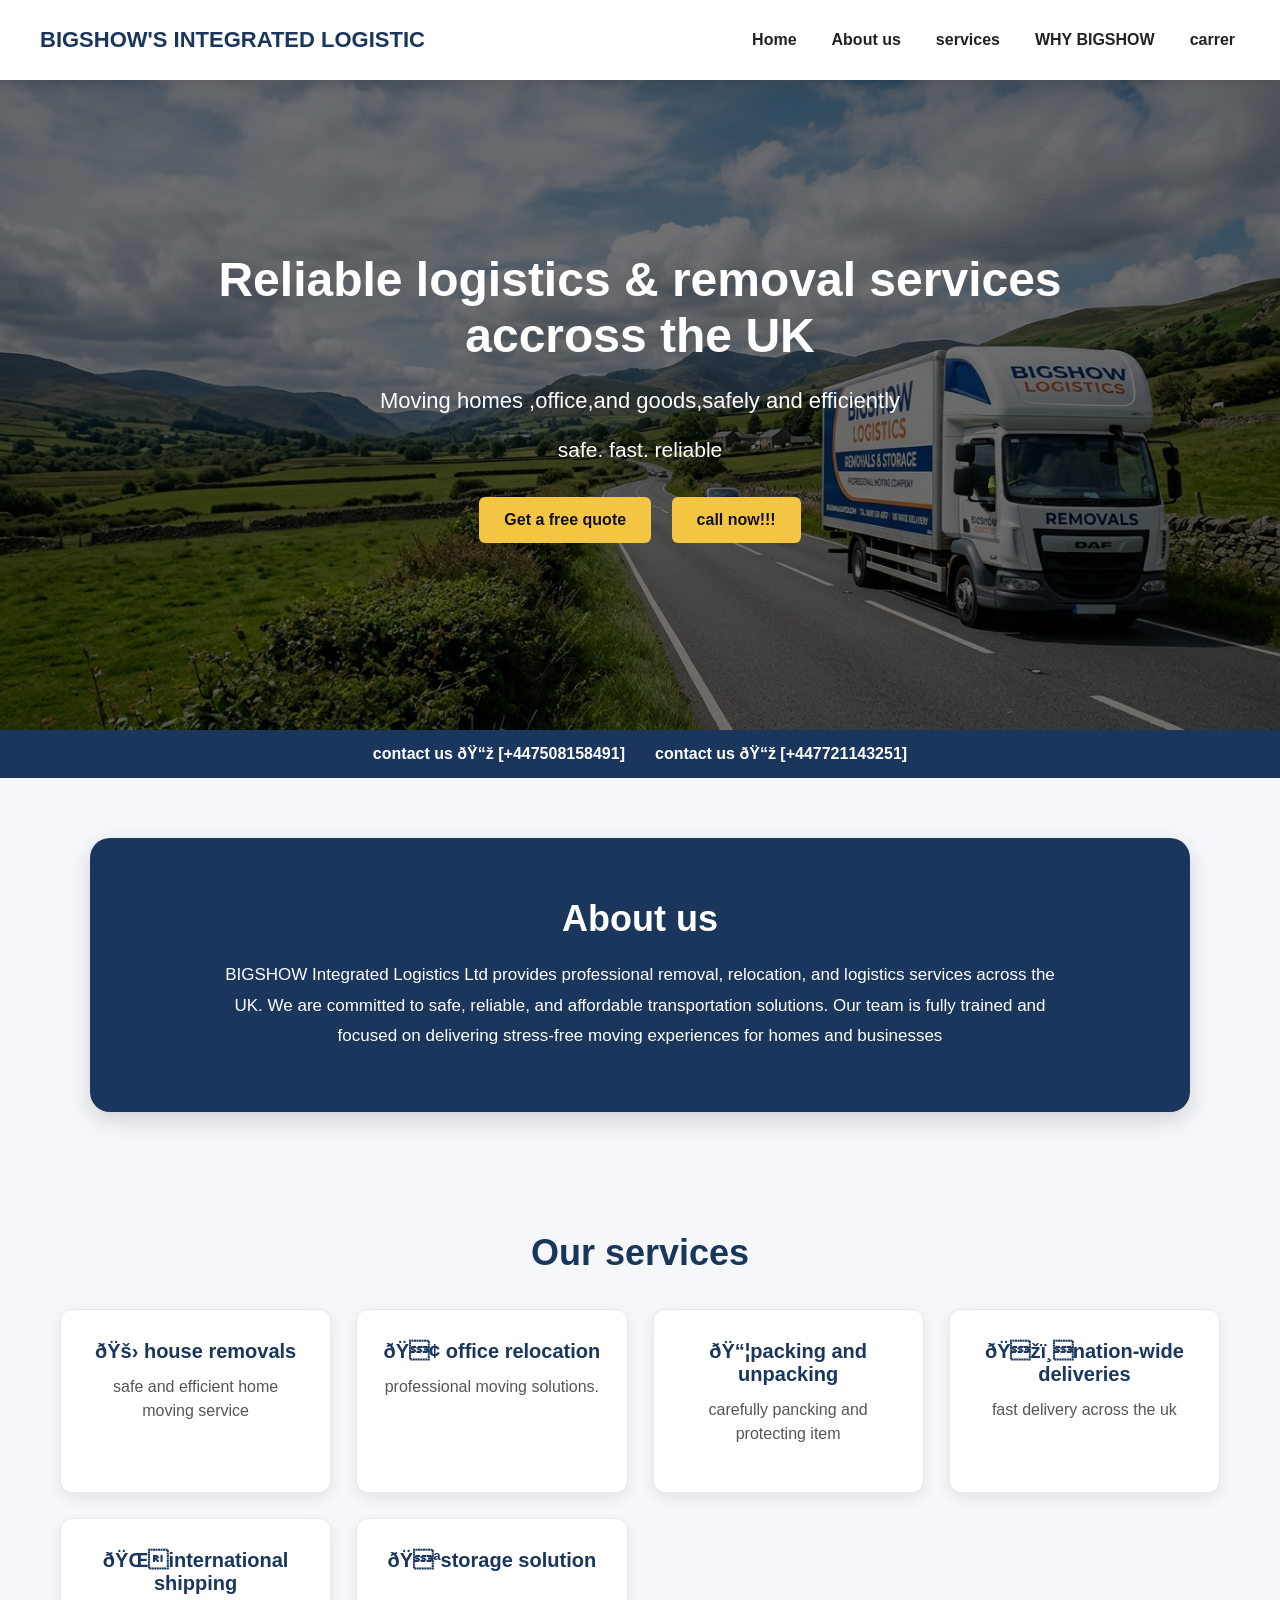
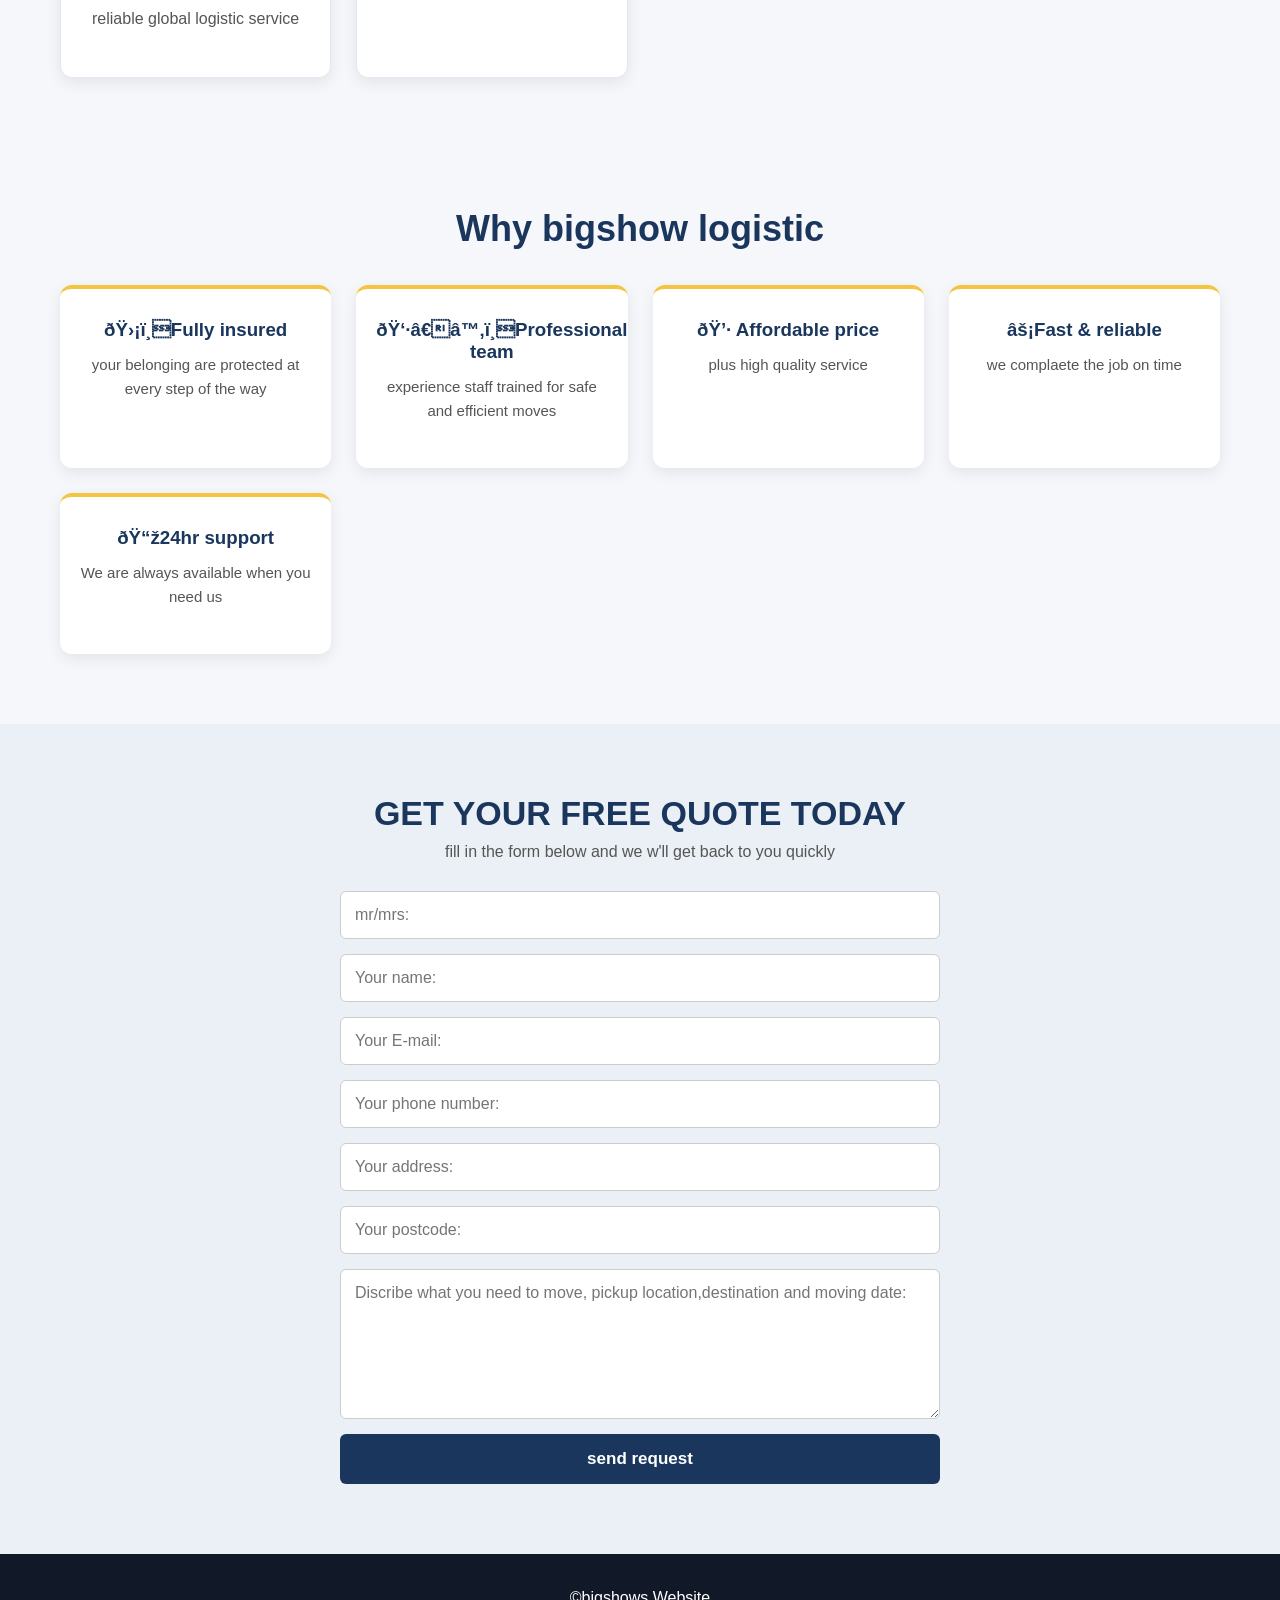
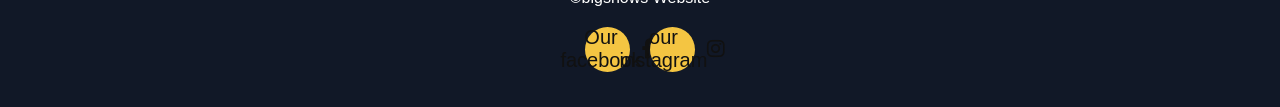
<file: templates/index.html>
<!DOCTYPE html> 
<html lang = "em">
    <head>
    <link rel="stylesheet" href="../static/style/style.css">
    <link rel="stylesheet" href="https://cdnjs.cloudflare.com/ajax/libs/font-awesome/6.5.2/css/all.min.css">

        <meta charset ="UEF-8">
        <meta name="viewport" content="width = device-width, initial-scale=1.0">
        <meta name ="discription" content="reliable logistics & removal seriveces across the uk,fast ,safe and affordable">
        <title>BIGSHOW'S INTEGRATED LOGISTIC</title>
    </head>
    <body>
    <header class="navbar">
        <h1 class ="logo">BIGSHOW'S INTEGRATED LOGISTIC</h1>
        <nav class="nav-menue">
                <a href="#Home">Home</a>
                <a href="#aboutus">About us</a>
                <a href="#services"> services</a>
                <a href="#why">WHY BIGSHOW</a>
                <a href="career.html">carrer</a>
        </nav>
    </header>
    <section id="Home" class="hero">
        <div class="about-container">
            <h2> Reliable logistics & removal services accross the UK</h2>
            <p class = "su" > Moving  homes ,office,and goods,safely and efficiently </p>
            <p>safe. fast. reliable</p>
            <a href="#contact" class="btn">Get a free quote</a>
            <a href="tel:+447508158491" class="btn">call now!!!</a>
        </div>
    </section>
        <nav > 
            <a href="#contact">contact us 📞 [+447508158491]</a>
            <a href="#contacts">contact us 📞 [+447721143251]</a>
            
        </nav>

    
    <section id="aboutus" class="about">
        <h2>About us</h2>
        <p> BIGSHOW Integrated Logistics Ltd provides professional removal,
            relocation, and logistics services across the UK. We are committed
            to safe, reliable, and affordable transportation solutions.
        Our team is fully trained and focused on delivering stress-free
            moving experiences for homes and businesses</p>
    </section>
    <section id="services" class="services">
        <h2 class="it"> Our services </h2>
        <div class="services-grid">
            <div class="card">
                <h3>🚛 house removals</h3>
                <p>safe and efficient home moving service</p> 
            </div>
            <div class="card">
                <h3>🏢 office relocation</h3>
                <p>professional moving solutions.</p>
            </div>
            <div class="card">
                <h3>📦packing and unpacking</h3>
                <p>carefully pancking and protecting item </p>
            </div>
            <div class="card">
                <h3>🏞️nation-wide deliveries </h3>
                <p>fast delivery across the uk</p>
            </div>
            <div class="card">
                <h3>🌍international shipping</h3>
                <p>reliable global logistic service</p>
            </div>
            <div class="card">
                <h3>🏪storage solution</h3>
                <p></p>
            </div>
        </div>
    </section>
    <section id="why" class="why">
        <h2>Why bigshow logistic</h2>
        <div class="why-grid">
            <div class="why-card">
                <h3> 🛡️Fully insured</h3>
                <p>your belonging are protected at every step of the way </p>
            </div>
            <div class="why-card">
                <h3>👷‍♂️Professional team</h3>
                <p>experience staff trained for safe and efficient moves</p>
            </div>
            <div class="why-card">
                <h3>💷 Affordable price</h3>
                <p>plus high quality service</p>
            </div>
            <div class="why-card">
                <h3>⚡Fast & reliable</h3>
                <p> we complaete the job on time</p>
            </div>
            <div class="why-card">
                <h3>📞24hr support</h3>
                <p> We are always available when you need us </p>
            </div>
        </div>

    </section>
    <section id="contact" class="contact">
        <h2>GET YOUR FREE QUOTE TODAY</h2>
        <p>fill in the form below and we w'll get back to you quickly</p>
        <form action="https://formspree.io/f/mpqgwkeq" method="post">
            <input type="text" name="mr/mrs" placeholder="mr/mrs:" required>
            <input type="text" name="name" placeholder="Your name:" required>
            <input type="email"name="email" placeholder="Your E-mail:" required>
            <input type="tel" name="phone"placeholder="Your phone number:" required>
            <input type=" text" name="address" placeholder="Your address:" required>
            <input type="text" name="postcode" placeholder="Your postcode:" required>
            <textarea name="message" placeholder="Discribe what you need to move, pickup location,destination and moving date:" required></textarea>
            <button type="submit"> send request</button>
        </form>
    </section>
    <footer>
        <p>&copy;bigshows Website</p>
        <div class="social-links">
            <a href="https://www.facebook.com/profile.php?id=61590866248976">Our facebook
                <i class="fab fa-facebook-f"></i>
            </a>
            <a href="https://www.instagram.com/bigshowintegratedlogistic?igsh=NGd2NGptNWk0YmZh"> our instagram
                <i class="fab fa-instagram"></i>
            </a>
        </div>
    </footer>

    </body>
</html>
</file>
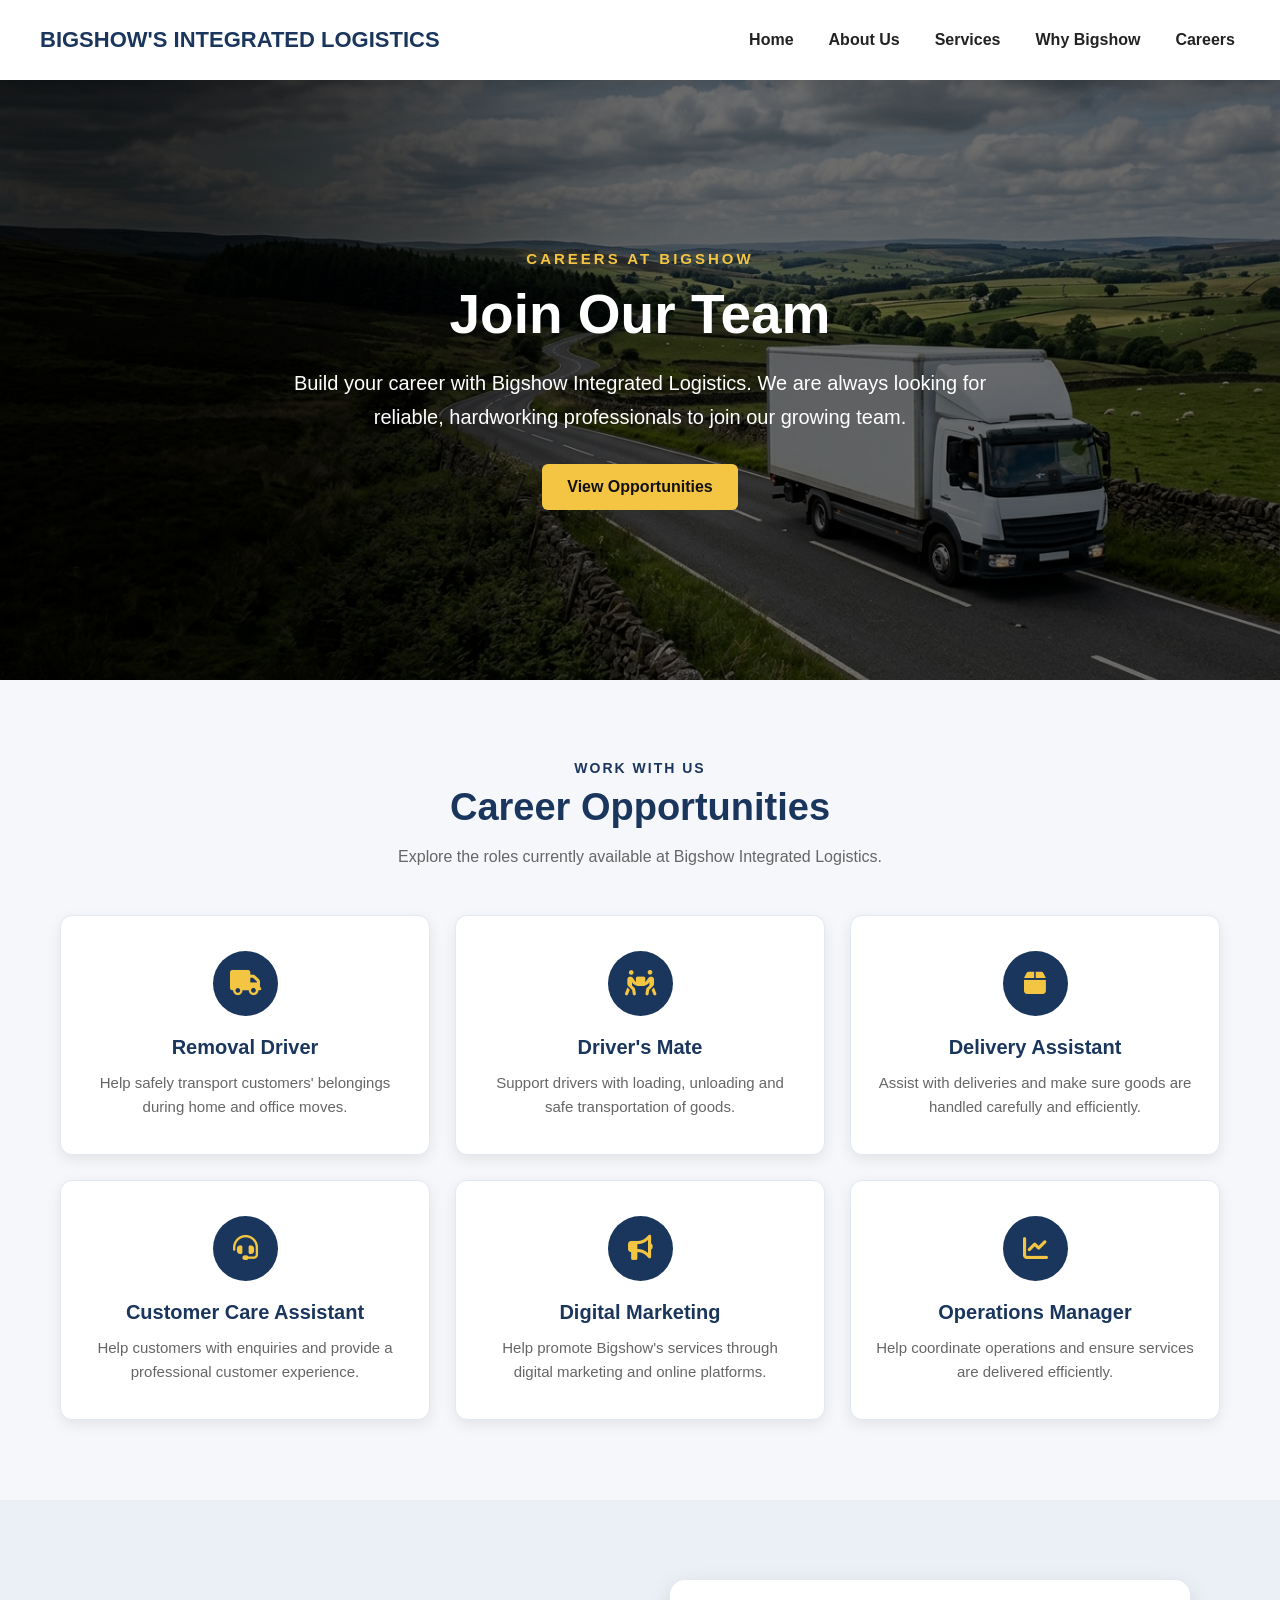
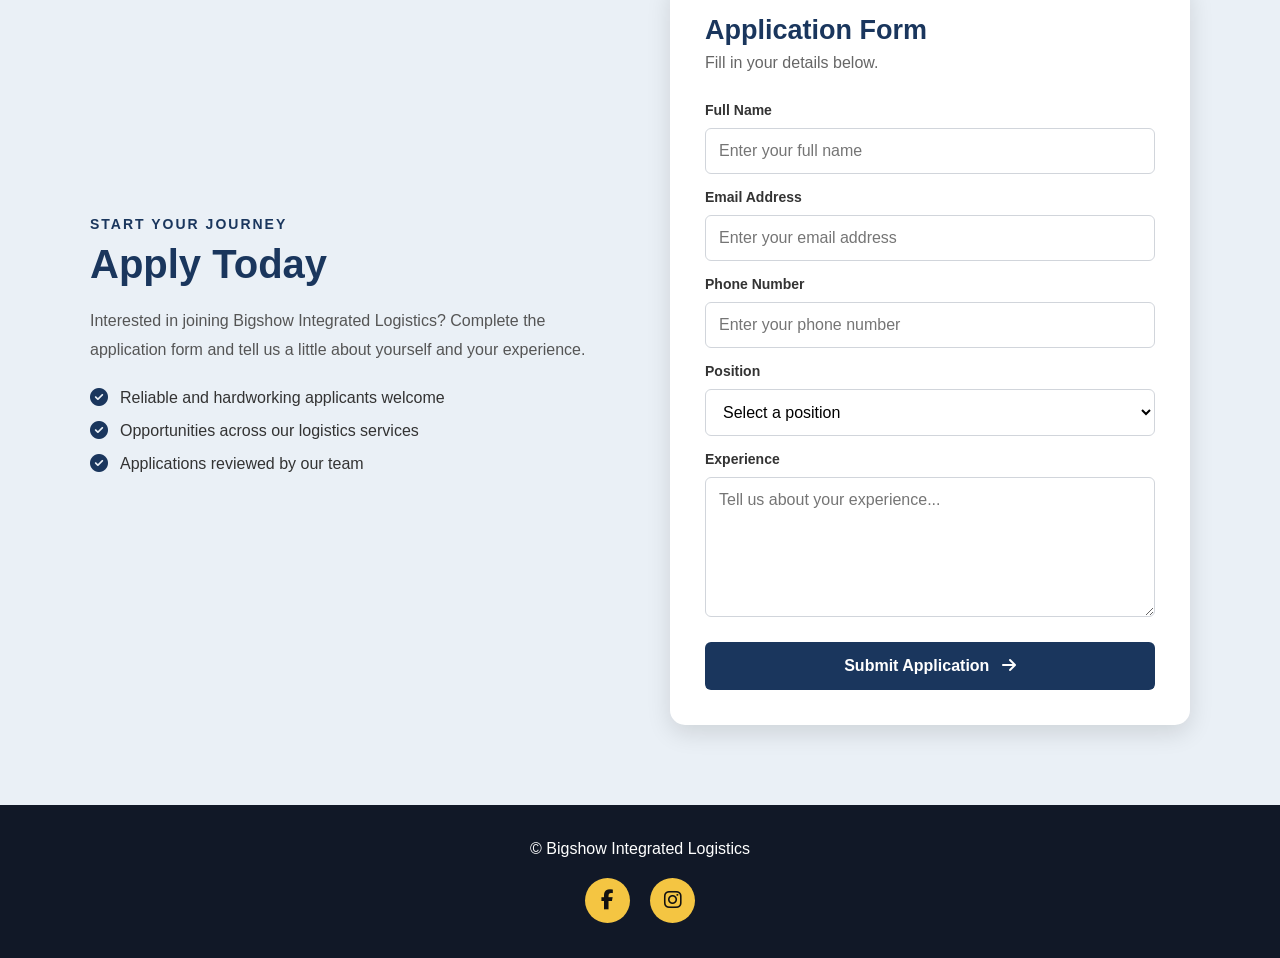
<file: templates/career.html>
<!DOCTYPE html>
<html lang="en">

<head>
    <meta charset="UTF-8">
    <meta name="viewport" content="width=device-width, initial-scale=1.0">

    <meta name="description"
        content="Career opportunities at Bigshow Integrated Logistics">

    <title>Careers | Bigshow Integrated Logistics</title>

    <link rel="stylesheet" href="../static/style/style.css">

    <link rel="stylesheet"
        href="https://cdnjs.cloudflare.com/ajax/libs/font-awesome/6.5.2/css/all.min.css">
</head>

<body>

    <!-- =========================
         NAVIGATION
    ========================== -->

    <header class="navbar">

        <h1 class="logo">
            BIGSHOW'S INTEGRATED LOGISTICS
        </h1>

        <nav class="nav-menue">

            <a href="index.html#Home">Home</a>

            <a href="index.html#aboutus">About Us</a>

            <a href="index.html#services">Services</a>

            <a href="index.html#why">Why Bigshow</a>

            <a href="career.html">Careers</a>

        </nav>

    </header>


    <!-- =========================
         CAREER HERO
    ========================== -->

    <section class="career-hero">

        <div class="career-hero-content">

            <p class="career-small-title">
                CAREERS AT BIGSHOW
            </p>

            <h2>
                Join Our Team
            </h2>

            <p>
                Build your career with Bigshow Integrated Logistics.
                We are always looking for reliable, hardworking
                professionals to join our growing team.
            </p>

            <a href="#career-opportunities" class="career-hero-button">
                View Opportunities
            </a>

        </div>

    </section>


    <!-- =========================
         CAREER OPPORTUNITIES
    ========================== -->

    <section id="career-opportunities" class="career-opportunities">

        <div class="career-heading">

            <p class="section-label">
                WORK WITH US
            </p>

            <h2>
                Career Opportunities
            </h2>

            <p>
                Explore the roles currently available at
                Bigshow Integrated Logistics.
            </p>

        </div>


        <div class="career-grid">

            <div class="career-card">

                <div class="career-icon">
                    <i class="fa-solid fa-truck"></i>
                </div>

                <h3>
                    Removal Driver
                </h3>

                <p>
                    Help safely transport customers' belongings
                    during home and office moves.
                </p>

            </div>


            <div class="career-card">

                <div class="career-icon">
                    <i class="fa-solid fa-people-carry-box"></i>
                </div>

                <h3>
                    Driver's Mate
                </h3>

                <p>
                    Support drivers with loading, unloading
                    and safe transportation of goods.
                </p>

            </div>


            <div class="career-card">

                <div class="career-icon">
                    <i class="fa-solid fa-box"></i>
                </div>

                <h3>
                    Delivery Assistant
                </h3>

                <p>
                    Assist with deliveries and make sure goods
                    are handled carefully and efficiently.
                </p>

            </div>


            <div class="career-card">

                <div class="career-icon">
                    <i class="fa-solid fa-headset"></i>
                </div>

                <h3>
                    Customer Care Assistant
                </h3>

                <p>
                    Help customers with enquiries and provide
                    a professional customer experience.
                </p>

            </div>


            <div class="career-card">

                <div class="career-icon">
                    <i class="fa-solid fa-bullhorn"></i>
                </div>

                <h3>
                    Digital Marketing
                </h3>

                <p>
                    Help promote Bigshow's services through
                    digital marketing and online platforms.
                </p>

            </div>


            <div class="career-card">

                <div class="career-icon">
                    <i class="fa-solid fa-chart-line"></i>
                </div>

                <h3>
                    Operations Manager
                </h3>

                <p>
                    Help coordinate operations and ensure
                    services are delivered efficiently.
                </p>

            </div>

        </div>

    </section>


    <!-- =========================
         APPLICATION SECTION
    ========================== -->

    <section class="application-section">

        <div class="application-container">

            <div class="application-information">

                <p class="section-label">
                    START YOUR JOURNEY
                </p>

                <h2>
                    Apply Today
                </h2>

                <p>
                    Interested in joining Bigshow Integrated Logistics?
                    Complete the application form and tell us a little
                    about yourself and your experience.
                </p>

                <div class="application-benefit">

                    <i class="fa-solid fa-circle-check"></i>

                    <span>
                        Reliable and hardworking applicants welcome
                    </span>

                </div>

                <div class="application-benefit">

                    <i class="fa-solid fa-circle-check"></i>

                    <span>
                        Opportunities across our logistics services
                    </span>

                </div>

                <div class="application-benefit">

                    <i class="fa-solid fa-circle-check"></i>

                    <span>
                        Applications reviewed by our team
                    </span>

                </div>

            </div>


            <!-- APPLICATION FORM -->

            <div class="application-form-container">

                <h3>
                    Application Form
                </h3>

                <p>
                    Fill in your details below.
                </p>

                <form
                    action="https://formspree.io/f/mpqgwkeq"
                    method="POST"
                    class="career-form">

                    <label for="name">
                        Full Name
                    </label>

                    <input
                        type="text"
                        id="name"
                        name="name"
                        placeholder="Enter your full name"
                        required>


                    <label for="email">
                        Email Address
                    </label>

                    <input
                        type="email"
                        id="email"
                        name="email"
                        placeholder="Enter your email address"
                        required>


                    <label for="phone">
                        Phone Number
                    </label>

                    <input
                        type="tel"
                        id="phone"
                        name="phone"
                        placeholder="Enter your phone number"
                        required>


                    <label for="position">
                        Position
                    </label>

                    <select
                        id="position"
                        name="position"
                        required>

                        <option value="">
                            Select a position
                        </option>

                        <option value="Removal Driver">
                            Removal Driver
                        </option>

                        <option value="Driver's Mate">
                            Driver's Mate
                        </option>

                        <option value="Delivery Assistant">
                            Delivery Assistant
                        </option>

                        <option value="Customer Care Assistant">
                            Customer Care Assistant
                        </option>

                        <option value="Digital Marketing">
                            Digital Marketing
                        </option>

                        <option value="Operations Manager">
                            Operations Manager
                        </option>

                    </select>


                    <label for="experience">
                        Experience
                    </label>

                    <textarea
                        id="experience"
                        name="experience"
                        placeholder="Tell us about your experience..."
                        rows="6"></textarea>


                    <button type="submit">
                        Submit Application
                        <i class="fa-solid fa-arrow-right"></i>
                    </button>

                </form>

            </div>

        </div>

    </section>


    <!-- =========================
         FOOTER
    ========================== -->

    <footer>

        <p>
            &copy; Bigshow Integrated Logistics
        </p>

        <div class="social-links">

            <a href="https://www.facebook.com/profile.php?id=61590866248976"
                aria-label="Facebook">

                <i class="fab fa-facebook-f"></i>

            </a>

            <a href="https://www.instagram.com/bigshowintegratedlogistic?igsh=NGd2NGptNWk0YmZh"
                aria-label="Instagram">

                <i class="fab fa-instagram"></i>

            </a>

        </div>

    </footer>


</body>

</html>
</file>
<file: static/style/style.css>
/* ========================= GENERAL PAGE STYLING ========================= */ 
* {
    box-sizing: border-box; 
} 
html { 
    scroll-behavior: smooth;
} 
body { margin: 0;
    padding-top: 80px;
    font-family: Arial, Helvetica, sans-serif; 
    background: #f5f7fa; 
    color: #222;
} 
h1, h2, h3, p { 
    margin-top: 0; 
} 
/* ========================= NAVIGATION BAR ========================= */
.navbar { 
    position: fixed; 
    top: 0; 
    left: 0; 
    width: 100%; 
    min-height: 80px; 
    background: #ffffff; 
    display: flex; 
    justify-content: space-between; 
    align-items: center; 
    padding: 15px 40px; 
    box-shadow: 0 2px 12px rgba(0, 0, 0, 0.15); 
    z-index: 1000; 
} 
.logo { 
    color: #1a365d; 
    font-size: 22px; 
    font-weight:bold; 
    margin: 0; 
} 
/* Navigation links */ 
.nav-menue { 
    display: flex; 
    align-items: center; 
    gap: 25px; 
} 
.nav-menue a { 
    color: #222; 
    text-decoration: none; 
    font-weight: bold; 
    padding: 10px 5px; 
    position: relative; 
    transition: 0.3s ease; 
} 
/* Underline animation */ 
.nav-menue a::after { 
    content: ""; 
    position: absolute; 
    left: 0; 
    bottom: 3px; 
    width: 100%; 
    height: 3px; 
    background: #f4c542; 
    transform: scaleX(0); 
    transform-origin: left; 
    transition: transform 0.3s ease; 
} 
.nav-menue a:hover { 
    color: #1a365d; 
} 
.nav-menue a:hover::after {
    transform: scaleX(1); 
    }
     /* ========================= HERO SECTION ========================= */ 
    .hero { min-height: 650px; 
        background-image: linear-gradient( rgba(0, 0, 0, 0.55), rgba(0, 0, 0, 0.55) ), 
        url("../images/trucks.jpg"); 
        background-size: cover; 
        background-position: center; 
        background-repeat: no-repeat; 
        display: flex; 
        justify-content: center;
        align-items: center; 
        text-align: center; 
        color: white; 
        padding: 40px 20px; 
        } 
        .about-container { 
            max-width: 850px; 
        } 
        .about-container h2 { 
            font-size: 48px; 
            line-height: 1.15; 
            margin-bottom: 20px; 
        } 
        .about-container p { font-size: 21px; 
            line-height: 1.6; 
            margin-bottom: 15px; 
        } 
        .about-container .su {
            font-size: 22px; 
            } 
            /* ========================= BUTTONS ========================= */
            .btn { display: inline-block; 
                padding: 14px 25px;
                margin: 15px 8px; 
                border-radius: 6px; 
                background: #f4c542; 
                color: #111; 
                text-decoration: none; 
                font-weight: bold; 
                transition: 0.3s ease; 
            } 
            .btn:hover { 
                background: #ffffff; 
                color: #1a365d; 
                transform: translateY(-3px); 
            } 
            /* ========================= CONTACT NUMBERS ========================= */ 
            body > nav { 
                background: #1a365d; 
                display: flex; 
                justify-content: center; 
                align-items: center; 
                gap: 30px; 
                padding: 15px;
                flex-wrap: wrap; 
            } 
            body > nav a {
                color: white; 
                text-decoration: none; 
                font-weight: bold; 
                transition: 0.3s ease; 
            } 
            body > nav a:hover { 
                color: #f4c542; 
            } 
            /* ========================= ABOUT SECTION ========================= */ 
            .about { 
                max-width: 1100px;
                margin: 60px auto; 
                padding: 60px 40px; 
                background: #1a365d; 
                color: white; 
                border-radius: 20px; 
                text-align: center; 
                box-shadow: 0 8px 25px rgba(0, 0, 0, 0.15); 
            } 
            .about h2 { 
                font-size: 36px; 
                margin-bottom: 20px 
            } 
            .about p { 
                max-width: 850px; 
                margin: auto; 
                font-size: 17px; 
                line-height: 1.8; 
            } 
            /* ========================= SERVICES ========================= */ 
            .services { 
                max-width: 1200px; 
                margin: 0 auto; 
                padding: 60px 20px; 
            } 
            .it { 
                text-align: center; 
                font-size: 36px; 
                color: #1a365d; 
                margin-bottom: 35px; 
            }
            .services-grid { 
                display: grid; 
                grid-template-columns: repeat(auto-fit, minmax(250px, 1fr)); 
                gap: 25px; 
            } 
            .card { 
                padding: 30px 25px; 
                background: white; 
                border-radius: 12px; 
                border: 1px solid #e2e8f0; 
                box-shadow: 0 5px 15px rgba(0, 0, 0, 0.08); 
                transition: 0.3s ease; 
                text-align: center; 
            } 
            .card:hover { 
                transform: translateY(-8px); 
                box-shadow: 0 12px 25px rgba(0, 0, 0, 0.15); 
            } 
            .card h3 { 
                color: #1a365d; 
                margin-bottom: 12px; 
                font-size: 20px; 
            } 
            .card p {
                color: #555; 
                line-height: 1.5; 
                font-size: 16px; 
            } 
            /* ========================= WHY BIGSHOW ========================= */ 
            .why { 
                max-width: 1200px; 
                margin: 0 auto; 
                padding: 70px 20px; 
                text-align: center; 
            } 
            .why h2 { 
                font-size: 36px; 
                color: #1a365d; 
                margin-bottom: 35px; 
            } 
            .why-grid { 
                display: grid; 
                grid-template-columns: repeat(auto-fit, minmax(220px, 1fr)); 
                gap: 25px; 
            } 
            .why-card { 
                padding: 30px 20px; 
                background: white; 
                border-radius: 12px; 
                border-top: 4px solid #f4c542; 
                box-shadow: 0 5px 15px rgba(0, 0, 0, 0.08); 
                transition: 0.3s ease; 
            } 
            .why-card:hover { 
                transform: translateY(-6px); 
                box-shadow: 0 12px 25px rgba(0, 0, 0, 0.15); 
            } 
            .why-card h3 { 
                color: #1a365d; 
                margin-bottom: 12px; 
            } 
            .why-card p { 
                color: #555; 
                font-size: 15px; 
                line-height: 1.6; 
            } 
            /* ========================= CONTACT SECTION ========================= */ 
            .contact { 
                padding: 70px 20px; 
                background: #eaf0f6; 
                text-align: center; 
            } 
            .contact h2 { 
                color: #1a365d; 
                font-size: 34px; 
                margin-bottom: 10px; 
            } 
            .contact p { 
                color: #555; 
                margin-bottom: 30px; 
            } 
            .contact form { 
                max-width: 600px; 
                margin: 0 auto; 
                display: flex; 
                flex-direction: column; 
                gap: 15px; 
            } 
            .contact input, .contact textarea { 
                width: 100%; 
                padding: 14px; 
                border: 1px solid #ccc; 
                border-radius: 6px; 
                font-size: 16px; 
                font-family: Arial, Helvetica, sans-serif; 
                background: white; 
            } 
            .contact textarea { 
                min-height: 150px; 
                resize: vertical; 
            } 
            .contact input:focus, .contact textarea:focus { 
                outline: 2px solid #f4c542; 
                border-color: #1a365d; 
            } 
            .contact button { 
                padding: 15px; 
                border: none; 
                border-radius: 6px; 
                background: #1a365d; 
                color: white; 
                font-size: 17px; 
                font-weight: bold; 
                cursor: pointer; 
                transition: 0.3s ease; 
            } 
            .contact button:hover { 
                background: #f4c542; 
                color: #111; 
            } 
            /* ========================= FOOTER ========================= */ 
            footer { 
                background: #111827; 
                color: white; 
                text-align: center; 
                padding: 35px 20px; 
            } 
            footer p { 
                margin-bottom: 20px; 
            } 
            .social-links { 
                display: flex; 
                justify-content: center; 
                gap: 20px; 
            } .social-links a { 
                width: 45px; 
                height: 45px; 
                background: #f4c542; 
                color: #111; 
                border-radius: 50%; 
                display: flex; 
                justify-content: center; 
                align-items: center; 
                text-decoration: none; 
                font-size: 20px; 
                transition: 0.3s ease; 
            } 
            .social-links a:hover { 
                background: white; 
                color: #1a365d; 
                transform: translateY(-5px); 
            } 
/* =========================
   CAREER HERO
========================= */

.career-hero {
    min-height: 600px;

    background-image:
        linear-gradient(
            rgba(0, 0, 0, 0.55),
            rgba(0, 0, 0, 0.55)
        ),
        url("../images/truck.jpg");

    background-size: cover;
    background-position: center;

    display: flex;
    align-items: center;
    justify-content: center;

    text-align: center;

    color: white;

    padding: 60px 20px;
}


.career-hero-content {
    max-width: 750px;
}


.career-small-title {
    color: #f4c542;

    font-size: 15px;

    font-weight: bold;

    letter-spacing: 3px;

    margin-bottom: 15px;
}


.career-hero-content h2 {
    font-size: 55px;

    margin-bottom: 20px;
}


.career-hero-content > p:not(.career-small-title) {
    font-size: 20px;

    line-height: 1.7;

    margin-bottom: 30px;
}


.career-hero-button {
    display: inline-block;

    padding: 14px 25px;

    background: #f4c542;

    color: #111;

    text-decoration: none;

    border-radius: 6px;

    font-weight: bold;

    transition: 0.3s ease;
}


.career-hero-button:hover {
    background: white;

    color: #1a365d;

    transform: translateY(-3px);
}


/* =========================
   CAREER OPPORTUNITIES
========================= */

.career-opportunities {
    max-width: 1200px;

    margin: 0 auto;

    padding: 80px 20px;
}


.career-heading {
    text-align: center;

    max-width: 700px;

    margin: 0 auto 45px;
}


.section-label {
    color: #1a365d;

    font-size: 14px;

    font-weight: bold;

    letter-spacing: 2px;

    margin-bottom: 10px;
}


.career-heading h2 {
    font-size: 38px;

    color: #1a365d;

    margin-bottom: 15px;
}


.career-heading > p:not(.section-label) {
    color: #666;

    line-height: 1.6;
}


.career-grid {
    display: grid;

    grid-template-columns:
        repeat(auto-fit, minmax(280px, 1fr));

    gap: 25px;
}


.career-card {
    background: white;

    padding: 35px 25px;

    border-radius: 12px;

    border: 1px solid #e2e8f0;

    text-align: center;

    box-shadow:
        0 5px 15px rgba(0, 0, 0, 0.08);

    transition: 0.3s ease;
}


.career-card:hover {
    transform: translateY(-8px);

    box-shadow:
        0 12px 25px rgba(0, 0, 0, 0.15);
}


.career-icon {
    width: 65px;

    height: 65px;

    margin: 0 auto 20px;

    background: #1a365d;

    color: #f4c542;

    border-radius: 50%;

    display: flex;

    align-items: center;

    justify-content: center;

    font-size: 25px;
}


.career-card h3 {
    color: #1a365d;

    margin-bottom: 12px;

    font-size: 20px;
}


.career-card p {
    color: #666;

    font-size: 15px;

    line-height: 1.6;

    margin: 0;
}


/* =========================
   APPLICATION SECTION
========================= */

.application-section {
    background: #eaf0f6;

    padding: 80px 20px;
}


.application-container {
    max-width: 1100px;

    margin: 0 auto;

    display: grid;

    grid-template-columns:
        1fr 1fr;

    gap: 60px;

    align-items: center;
}


.application-information h2 {
    color: #1a365d;

    font-size: 40px;

    margin-bottom: 20px;
}


.application-information > p:not(.section-label) {
    color: #555;

    line-height: 1.8;

    margin-bottom: 25px;
}


.application-benefit {
    display: flex;

    align-items: center;

    gap: 12px;

    margin-bottom: 15px;

    color: #333;
}


.application-benefit i {
    color: #1a365d;

    font-size: 18px;
}


/* =========================
   APPLICATION FORM CARD
========================= */

.application-form-container {
    background: white;

    padding: 35px;

    border-radius: 15px;

    box-shadow:
        0 8px 25px rgba(0, 0, 0, 0.12);
}


.application-form-container h3 {
    color: #1a365d;

    font-size: 27px;

    margin-bottom: 8px;
}


.application-form-container > p {
    color: #666;

    margin-bottom: 25px;
}


/* =========================
   CAREER FORM
========================= */

.career-form {
    display: flex;

    flex-direction: column;

    gap: 10px;
}


.career-form label {
    color: #333;

    font-size: 14px;

    font-weight: bold;

    margin-top: 5px;
}


.career-form input,
.career-form select,
.career-form textarea {
    width: 100%;

    padding: 13px;

    border: 1px solid #d1d5db;

    border-radius: 6px;

    font-size: 16px;

    font-family: Arial, Helvetica, sans-serif;

    background: white;
}


.career-form textarea {
    resize: vertical;

    min-height: 140px;
}


.career-form input:focus,
.career-form select:focus,
.career-form textarea:focus {
    outline: 2px solid #f4c542;

    border-color: #1a365d;
}


.career-form button {
    margin-top: 15px;

    padding: 15px;

    border: none;

    border-radius: 6px;

    background: #1a365d;

    color: white;

    font-size: 16px;

    font-weight: bold;

    cursor: pointer;

    transition: 0.3s ease;
}


.career-form button:hover {
    background: #f4c542;

    color: #111;
}


.career-form button i {
    margin-left: 8px;
}


/* =========================
   CAREER MOBILE DESIGN
========================= */

@media (max-width: 768px) {

    .career-hero {
        min-height: 500px;

        padding: 40px 20px;
    }


    .career-hero-content h2 {
        font-size: 40px;
    }


    .career-hero-content > p:not(.career-small-title) {
        font-size: 17px;
    }


    .career-opportunities {
        padding: 55px 15px;
    }


    .career-heading h2 {
        font-size: 30px;
    }


    .application-section {
        padding: 55px 15px;
    }


    .application-container {
        grid-template-columns: 1fr;

        gap: 40px;
    }


    .application-information h2 {
        font-size: 32px;
    }


    .application-form-container {
        padding: 25px 20px;
    }

}
            /* ========================= MOBILE RESPONSIVE DESIGN ========================= */ @media (max-width: 768px) { 
                body { padding-top: 130px;
                } 
                .navbar { 
                    min-height: 130px; 
                    flex-direction: column; 
                    justify-content: center; 
                    gap: 10px; 
                    padding: 15px; 
                } 
                .logo { 
                    font-size: 18px; 
                    text-align: center; 
                } 
                .nav-menue { 
                    gap: 10px; 
                    justify-content: center; 
                    flex-wrap: wrap; 
                } 
                .nav-menue a { 
                    font-size: 13px; 
                    padding: 6px 4px; 
                } 
                .hero { 
                    min-height: 550px; 
                    padding: 30px 15px; 
                } 
                .about-container h2 { 
                    font-size: 34px; 
                } 
                .about-container p { 
                    font-size: 17px; 
                } 
                .about-container .su { 
                    font-size: 18px; 
                } 
                .about { 
                    margin: 35px 15px; 
                    padding: 40px 20px; 
                    border-radius: 15px; 
                } 
                .about h2, .it, .why h2 { 
                    font-size: 28px; 
                } 
                .services { 
                    padding: 40px 15px; 
                } 
                .why { 
                    padding: 40px 15px; 
                } 
                .contact { 
                    padding: 50px 15px; 
                } 
                .contact h2 { 
                    font-size: 27px; 
                } 
                .careers { 
                    padding: 50px 15px; 
                } 
            }
</file>
